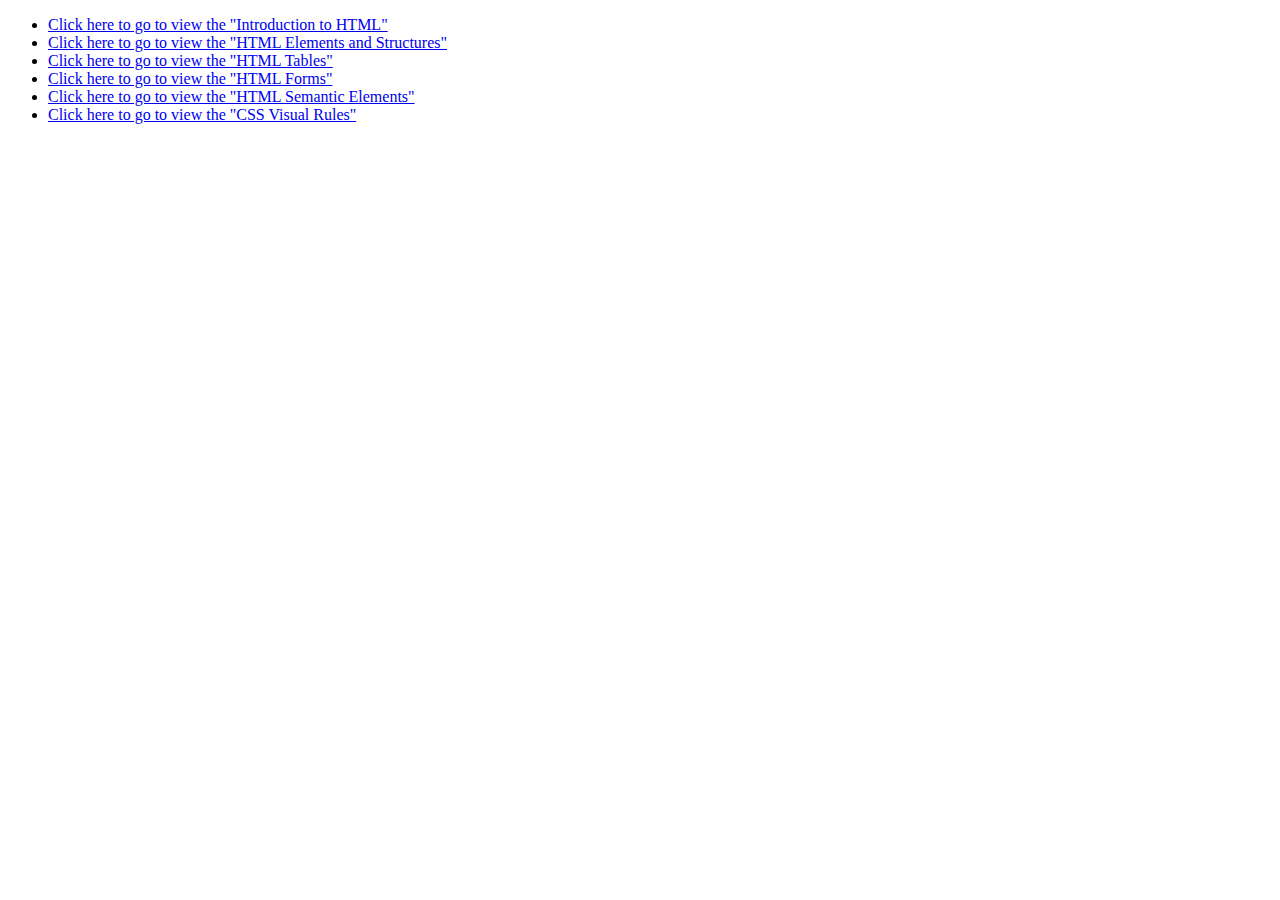
<file: index.html>
<!DOCTYPE html>
<html lang="en">
<head>
    <meta charset="UTF-8">
    <meta name="viewport" content="width=device-width, initial-scale=1.0">
    <title>Document</title>
</head>
<body>
    <ul>
        <li><a href="./introduction_to_html/" target="_blank">Click here to go to view the "Introduction to HTML"</a></li>
        <li><a href="./html_elements_and_structure/" target="_blank">Click here to go to view the "HTML Elements and Structures"</a></li>
        <li><a href="./html_tables/" target="_blank">Click here to go to view the "HTML Tables"</a></li>
        <li><a href="./html_forms/" target="_blank">Click here to go to view the "HTML Forms"</a></li>
        <li><a href="./html_semantic_elements/" target="_blank">Click here to go to view the "HTML Semantic Elements"</a></li>
        <li><a href="./css_visual_rules/" target="_blank">Click here to go to view the "CSS Visual Rules"</a></li>
    </ul>
    
</body>
</html>
</file>
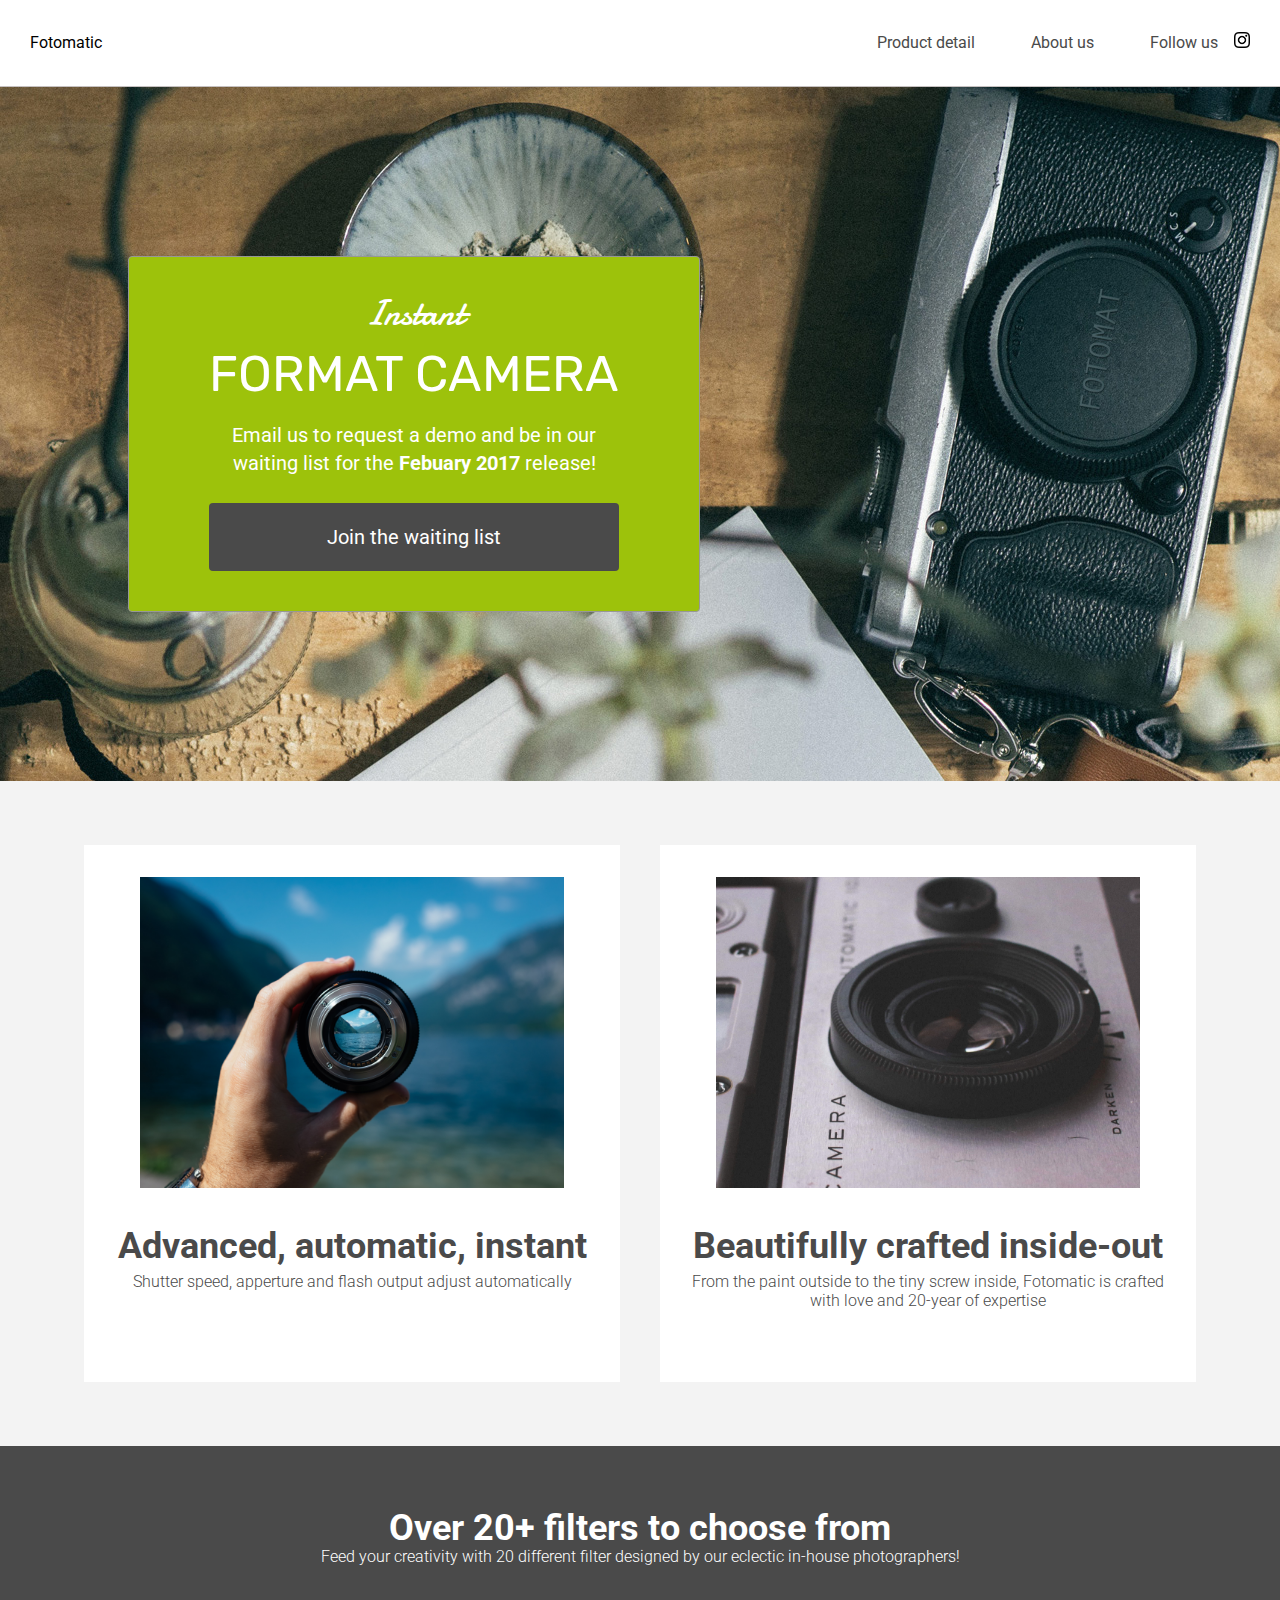
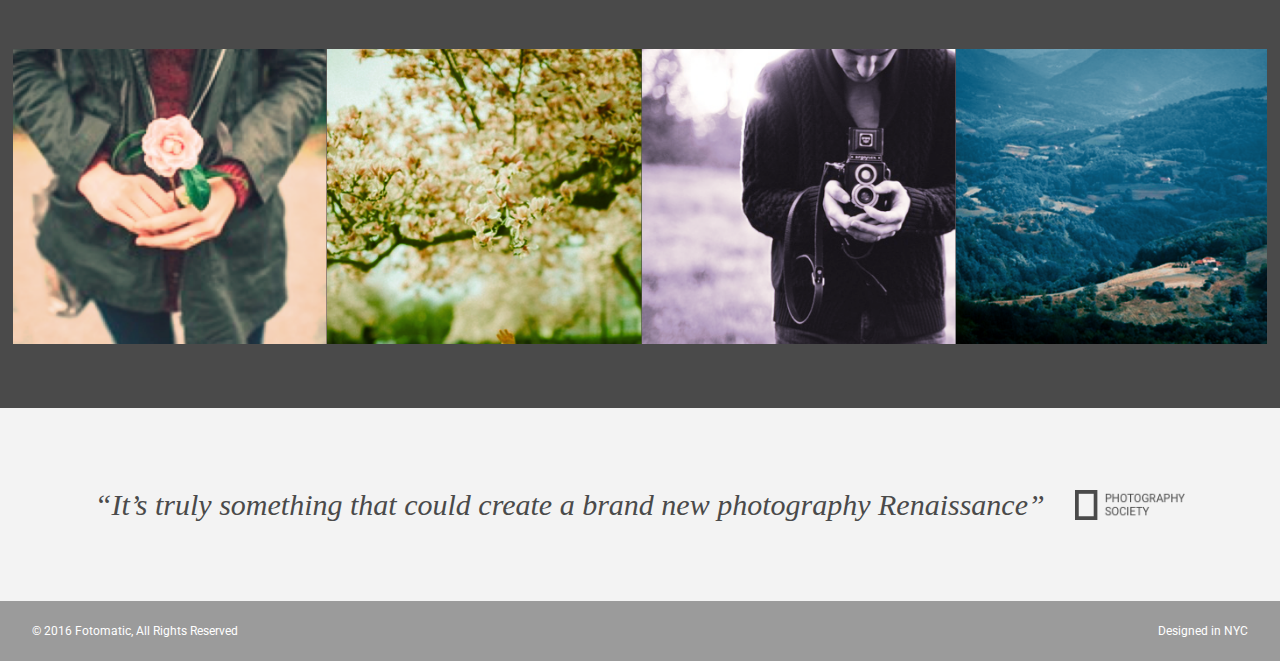
<file: fotomatic_broken/index.html>
<!DOCTYPE html>
<html>
<head>
  <link href="https://fonts.googleapis.com/css?family=Damion" rel="stylesheet">
  <link href="https://fonts.googleapis.com/css?family=Rubik" rel="stylesheet">
  <link href="https://fonts.googleapis.com/css?family=Roboto:300,400,600,700" rel="stylesheet">
  <link rel="stylesheet" href="./resources/css/reset.css">
  <link rel="stylesheet" href="./resources/css/style.css">
  <title>Fotomatic</title>
</head>
<body>
  <!-- Header -->
  <header>
    <div class="content">
      <a href="index.html" class="desktop logo">Fotomatic</a>
      <nav class="desktop">
        <ul>
          <li><a href="#">Product detail</a></li>
          <li><a href="#">About us</a></li>
          <li><a href="https://www.instagram.com/" target="_blank">Follow us <img class="icon" src="./resources/images/instagram.png"></a></li>
          <li><a href="#" class="button">Join us</a></li>
        </ul>
      </nav>
      <nav class="mobile">
        <ul>
          <li><a href="#"><img src="./resources/images/ic-logo.svg"></a></li>
          <li><a href="#"><img src="./resources/images/ic-product-detail.svg"></a></li>
          <li><a href="#"><img src="./resources/images/ic-about-us.svg"></a></li>
          <li><a href="#" class="button">Join us</a></li>
        </ul>
      </nav>
    </div>
  </header>

  <!-- Main Content -->
  <div class="main-content">

    <!-- Sign Up Section -->
    <div id="sign-up-section" class="banner">
      <div id="sign-up-cta">
        <div class="content center">
          <div class="header">
            <h2 class="cursive">Instant</h2>
            <h1 class="striking">FORMAT CAMERA</h1>
          </div>
          <div class="email">
            <span>
              Email us to request a demo and be in our waiting list for the <strong>Febuary 2017</strong> release!
            </span>
            <div class="button">Join the waiting list</div>
          </div>
        </div>
      </div>
    </div>

    <!-- Features Section -->
    <div id="features-section">
      <div class="feature">
        <div class="center">
          <div class="image-container">
            <img src="./resources/images/feature-1.png" />
          </div>
          <div class="content">
            <h2>Advanced, automatic, instant</h2>
            <h3>Shutter speed, apperture and flash output adjust automatically</h3>
          </div>
        </div>
      </div>
      <div class="feature">
        <div class="center">
          <div class="image-container">
            <img src="./resources/images/feature-2.png" />
          </div>
          <div class="content">
            <h2>Beautifully crafted inside-out</h2>
            <h3>From the paint outside to the tiny screw inside, Fotomatic is crafted with love and 20-year of expertise</h3>
          </div>
        </div>
      </div>
    </div>

    <!-- Filters Section -->
    <div id="filters-section">
      <div class="content center">
        <h2>Over 20+ filters to choose from</h2>
        <h3>Feed your creativity with 20 different filter designed by our eclectic in-house photographers!</h3>
      </div>
      <div class="images-container">
        <div class="image-container">
          <img src="./resources/images/filter-1.png" />
        </div>
        <div class="image-container">
          <img src="./resources/images/filter-2.png" />
        </div>
        <div class="image-container">
          <img src="./resources/images/filter-3.png" />
        </div>
        <div class="image-container extra">
          <img src="./resources/images/filter-4.png" />
        </div>
      </div>
    </div>

    <!-- Quotes Section -->
    <div id="quotes-section">
      <div class="content center">
        <span class="quote">“It’s truly something that could create a brand new photography Renaissance”</span>
        <img class="quote-citation" src="./resources/images/photography-logo.png" />
      </div>
    </div>

    <!-- Footer -->
    <footer>
      <div class="content">
        <span class="copyright">© 2016  Fotomatic, All Rights Reserved</span>
        <span class="location">Designed in NYC</span>
      </div>
    </footer>

  </div>
</body>
</html>
</file>
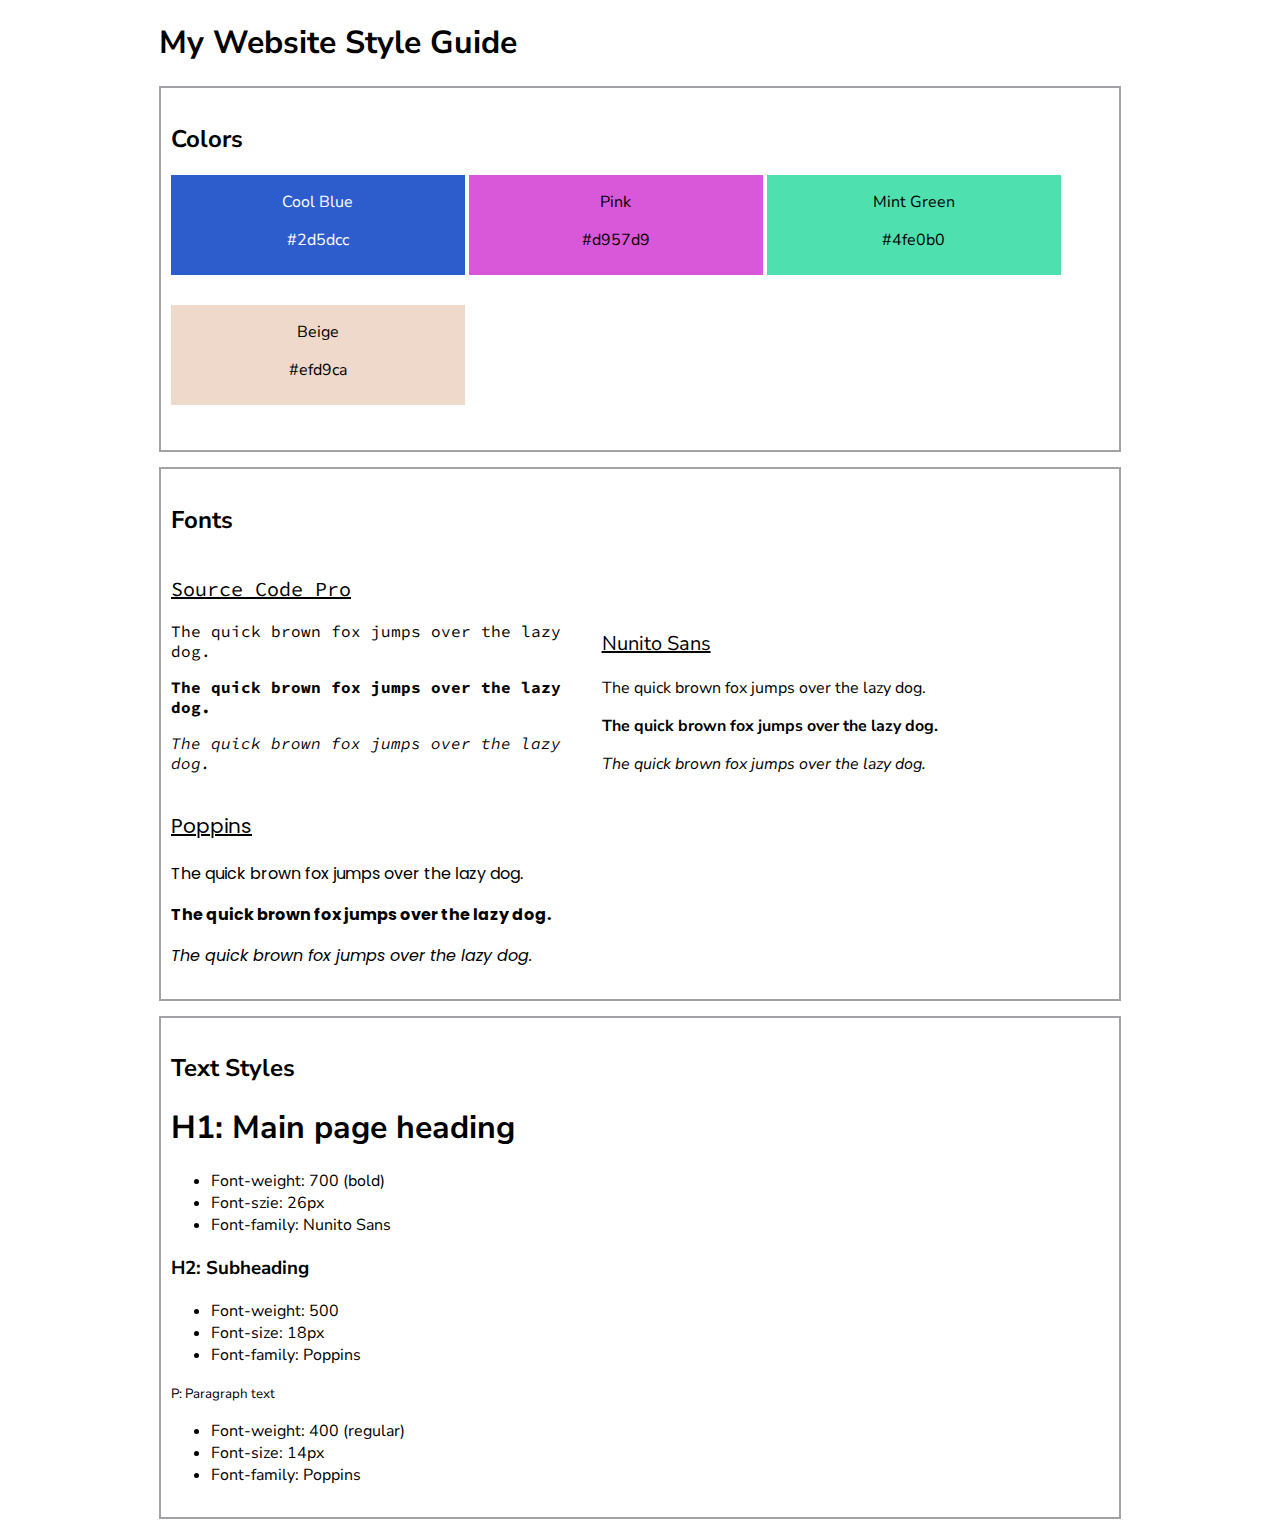
<file: html-website-style-guide/index.html>
<!DOCTYPE html>
<html lang="en">
<head>
    <meta charset="UTF-8">
    <meta name="viewport" content="width=device-width, initial-scale=1.0">
    <link rel="stylesheet" href="styles.css">
    <link href="https://fonts.googleapis.com/css2?family=Nunito+Sans:ital,opsz,wght@0,6..12,200;0,6..12,300;0,6..12,400;0,6..12,500;0,6..12,600;0,6..12,700;0,6..12,800;0,6..12,900;0,6..12,1000;1,6..12,200;1,6..12,300;1,6..12,400;1,6..12,500;1,6..12,600;1,6..12,700;1,6..12,800;1,6..12,900;1,6..12,1000&family=Poppins:ital,wght@0,100;0,200;0,300;0,400;0,500;0,600;0,700;0,800;0,900;1,100;1,200;1,300;1,400;1,500;1,600;1,700;1,800;1,900&family=Source+Code+Pro:ital,wght@0,200;0,300;0,400;0,500;0,600;0,700;0,800;0,900;1,200;1,300;1,400;1,500;1,600;1,700;1,800;1,900&display=swap" rel="stylesheet">

    <title>My Website Style Guide</title>
</head>
<body>
    <div id="main-header">
        <h1>My Website Style Guide</h1>
    </div>
    <div id="header bottom-padding" class="border-div">
        <h2>Colors</h2>
        <div id="cool-blue" class="dimension">
            <p>Cool Blue</p>
            <p>#2d5dcc</p>
        </div>
        <div id="pink" class="dimension">
            <p>Pink</p>
            <p>#d957d9</p>
        </div>
        <div id="mint-green" class="dimension">
            <p>Mint Green</p>
            <p>#4fe0b0</p>
        </div>
        <div id="beige" class="dimension">
            <p>Beige</p>
            <p>#efd9ca</p>
        </div>
    </div>
    <div id="fonts" class="border-div">
        <h2>Fonts</h2>
        <div id="source-code" class="title-font">
            <p id="title-font-s">Source Code Pro</p>
            <p id="s-regular">The quick brown fox jumps over the lazy dog.</p>
            <p id="s-bold">The quick brown fox jumps over the lazy dog.</p>
            <p id="s-italic">The quick brown fox jumps over the lazy dog.</p>
        </div>
        <div id="nunito-sans" class="title-font">
            <p id="title-font-n">Nunito Sans</p>
            <p id="n-regular">The quick brown fox jumps over the lazy dog.</p>
            <p id="n-bold">The quick brown fox jumps over the lazy dog.</p>
            <p id="n-italic">The quick brown fox jumps over the lazy dog.</p>
        </div>
        <div id="poppins" class="title-font">
            <p id="title-font-p">Poppins</p>
            <p id="p-regular">The quick brown fox jumps over the lazy dog.</p>
            <p id="p-bold">The quick brown fox jumps over the lazy dog.</p>
            <p id="p-italic">The quick brown fox jumps over the lazy dog.</p>
        </div>
    </div>
    <div id="text-styles" class="border-div">
        <h2>Text Styles</h2>
        <h1>H1: Main page heading</h1>
        <ul>
            <li>Font-weight: 700 (bold)</li>
            <li>Font-szie: 26px</li>
            <li>Font-family: Nunito Sans</li>
        </ul>
        <h3>H2: Subheading</h3>
        <ul>
            <li>Font-weight: 500</li>
            <li>Font-size: 18px</li>
            <li>Font-family: Poppins</li>
        </ul>
        <small>P: Paragraph text</small>
        <ul>
            <li>Font-weight: 400 (regular)</li>
            <li>Font-size: 14px</li>
            <li>Font-family: Poppins</li>
        </ul>
    </div>
</body>
</html>
</file>
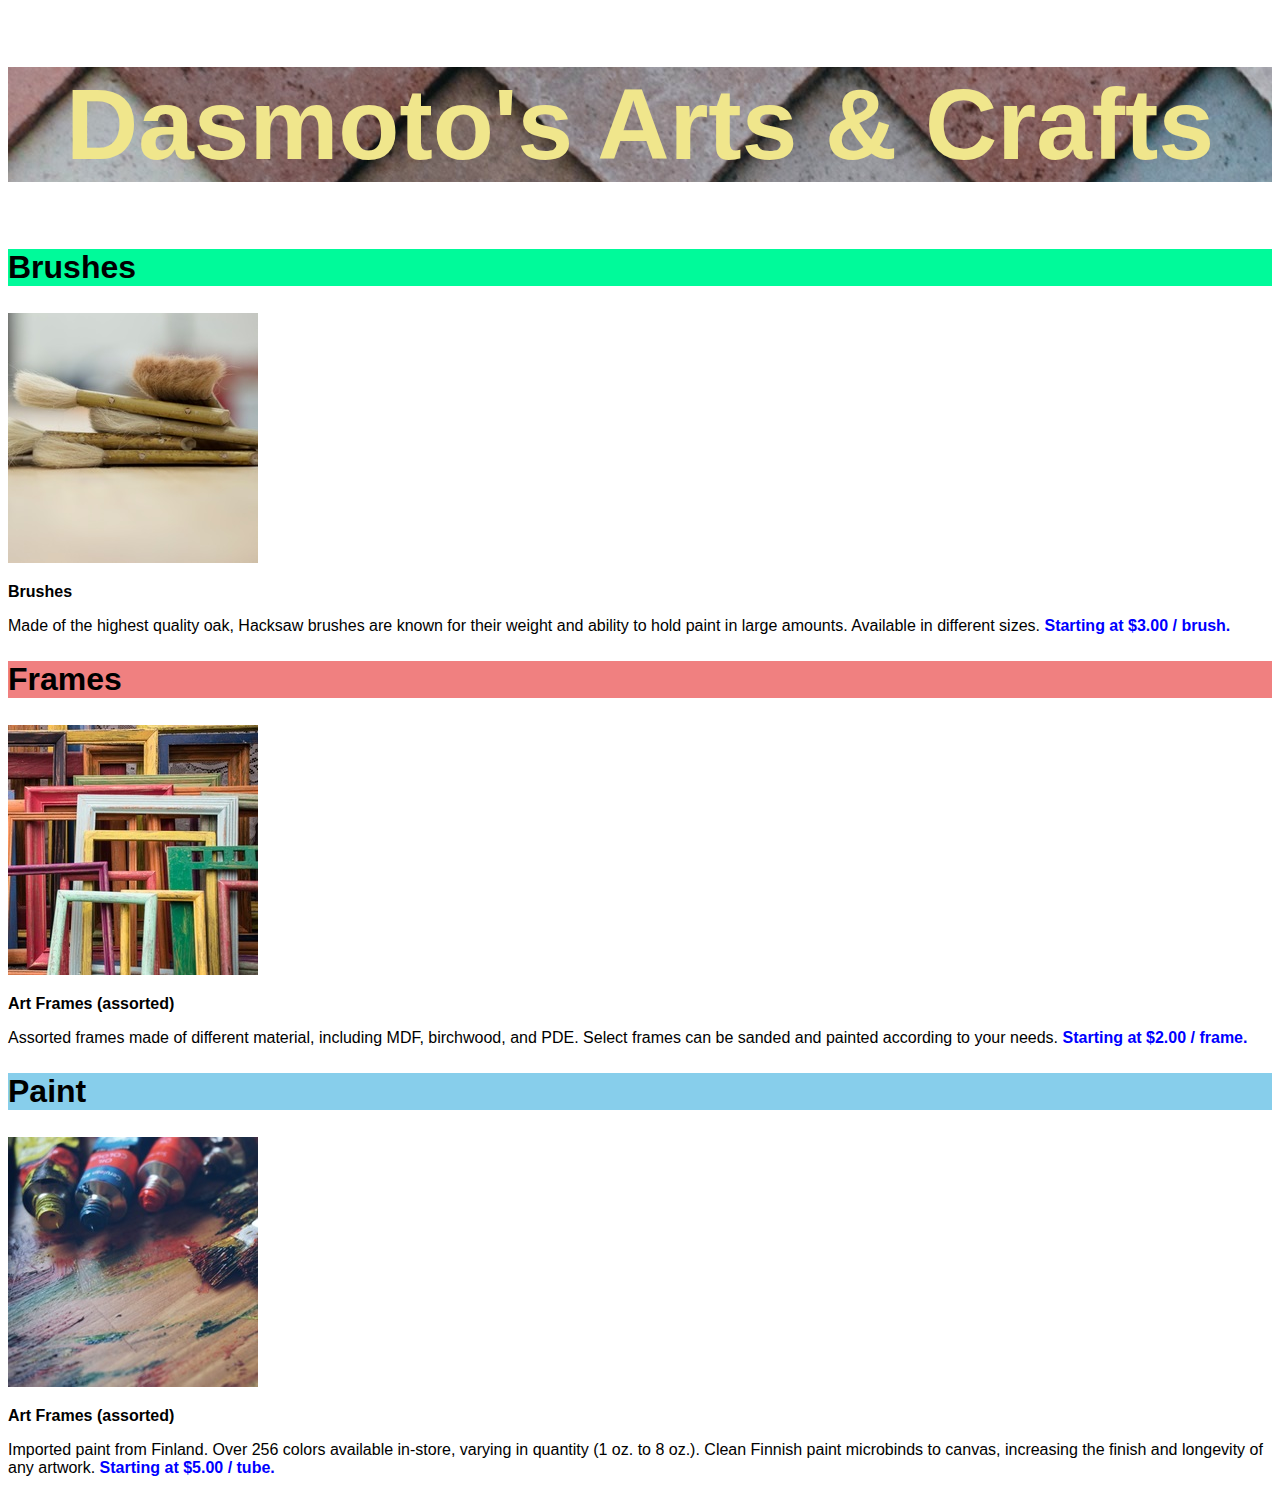
<file: html_css_gritter/index.html>
<!DOCTYPE html>
<html lang="en">
<head>
    <meta charset="UTF-8">
    <meta name="viewport" content="width=device-width, initial-scale=1.0">
    <title>Grittify</title>
    <link rel="stylesheet" href="./resources/css/index.css">
</head>
<body>
    <div class="banner">
        <h1 class="header">Dasmoto's Arts & Crafts</h1>
    </div>

    <div id="brushes">
        <h2 class="section-headings" id="brushes-bg">Brushes</h2>
    
        <img src="./resources/images/hacksaw.jpeg" alt="">
        <p><b> Brushes</b></p>
        <p>Made of the highest quality oak, Hacksaw brushes are known for their weight and ability to hold paint in large amounts. Available in different sizes. <span id="price">Starting at $3.00 / brush.</span></p>
    </div>
    <div id="frames">
        <h2 class="section-headings" id="frames-bg">Frames</h2>
    
        <img src="./resources/images/frames.jpeg" alt="">
        <p><b> Art Frames (assorted)</b></p>
        <p>Assorted frames made of different material, including MDF, birchwood, and PDE. Select frames can be sanded and painted according to your needs. <span>Starting at $2.00 / frame.</span></p>
    </div>
    <div id="paint">
        <h2 class="section-headings" id="paint-bg">Paint</h2>
    
        <img src="./resources/images/finnish.jpeg" alt="">
        <p><b> Art Frames (assorted)</b></p>
        <p>Imported paint from Finland. Over 256 colors available in-store, varying in quantity (1 oz. to 8 oz.). Clean Finnish paint microbinds to canvas, increasing the finish and longevity of any artwork. <span>Starting at $5.00 / tube.</span></p>
    </div>
</body>
</html>
</file>
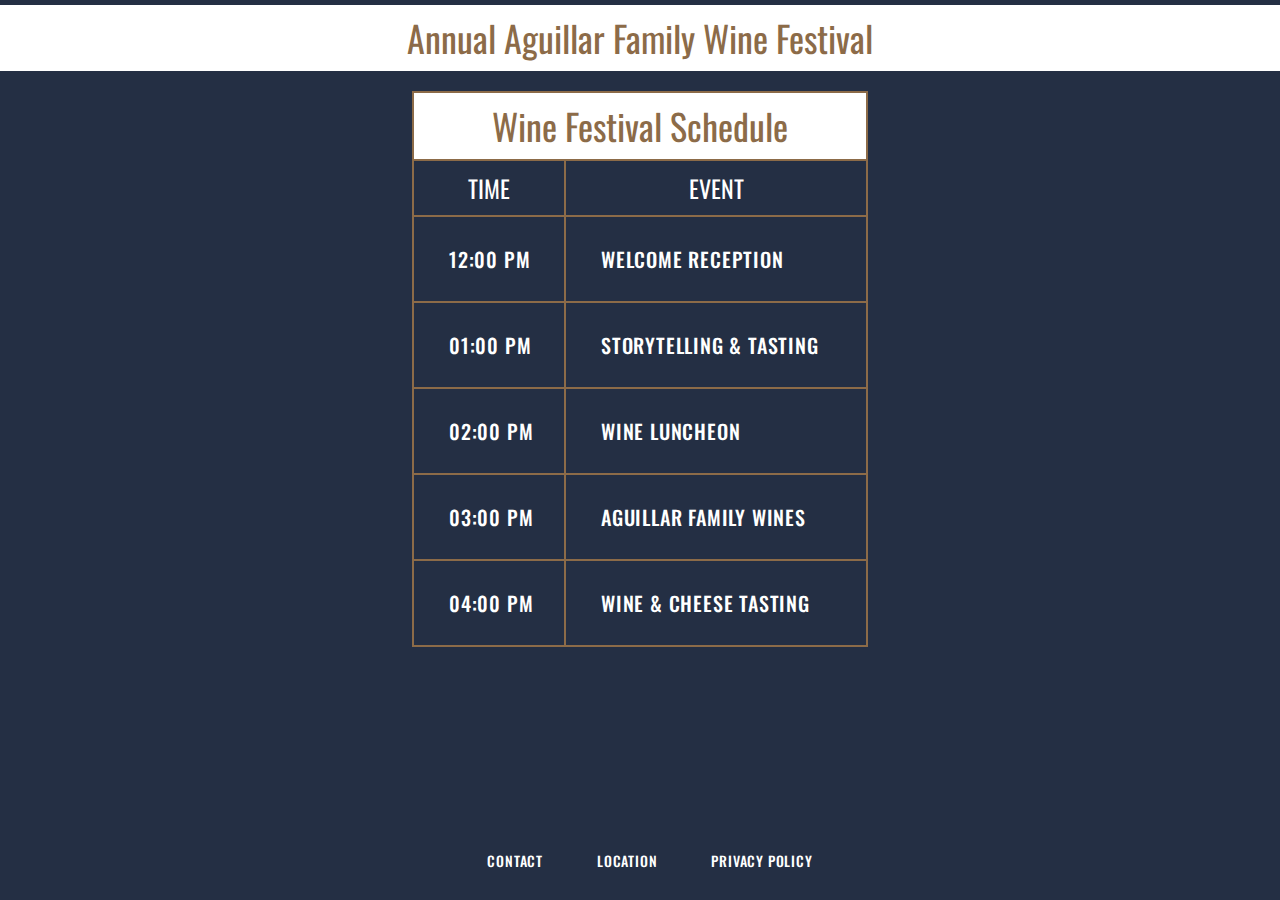
<file: html_tables/index.html>
<!DOCTYPE html>
<html>

<head>
  <meta charset="utf-8">
  <title>Aguillar Family Wine Festival</title>
  <link rel="stylesheet" type="text/css" href="reset.css" />
  <link rel="stylesheet" type="text/css" href="style.css" />
  <link href="https://fonts.googleapis.com/css?family=Oswald" rel="stylesheet">
</head>

<body>
  <header>
    <h1>Annual Aguillar Family Wine Festival</h1>
  </header>
  
  <div class="container">
    <table>
      <thead>
        <tr>
          <th colspan="2"><h1>Wine Festival Schedule</h1></th>
        </tr>
        <tr>
          <th><h2>Time</h2></th>
          <th><h2>Event</h2></th>
        </tr>
      </thead>
      <tbody>
        <tr>
          <td class="left"><h3>12:00 PM</h3></td>
          <td><h3>Welcome Reception</h3></td>
        </tr>
        <tr>
          <td class="left"><h3>01:00 PM</h3></td>
          <td><h3>Storytelling & Tasting
</h3></td>
        </tr>
        <tr>
          <td class="left"><h3>02:00 PM</h3></td>
          <td><h3>Wine Luncheon
</h3></td>
        </tr>
        <tr>
          <td class="left"><h3>03:00 PM</h3></td>
          <td><h3>Aguillar Family Wines
</h3></td>
        </tr>
        <tr>
          <td class="left"><h3>04:00 PM</h3></td>
          <td><h3>Wine & Cheese Tasting
</h3></td>
        </tr>
      </tbody>
    </table>

  </div>
  
  <footer>
    <h3>Contact</h3>
    <h3>Location</h3>
    <h3>Privacy Policy</h3>
  </footer>
</body>

</html>
</file>
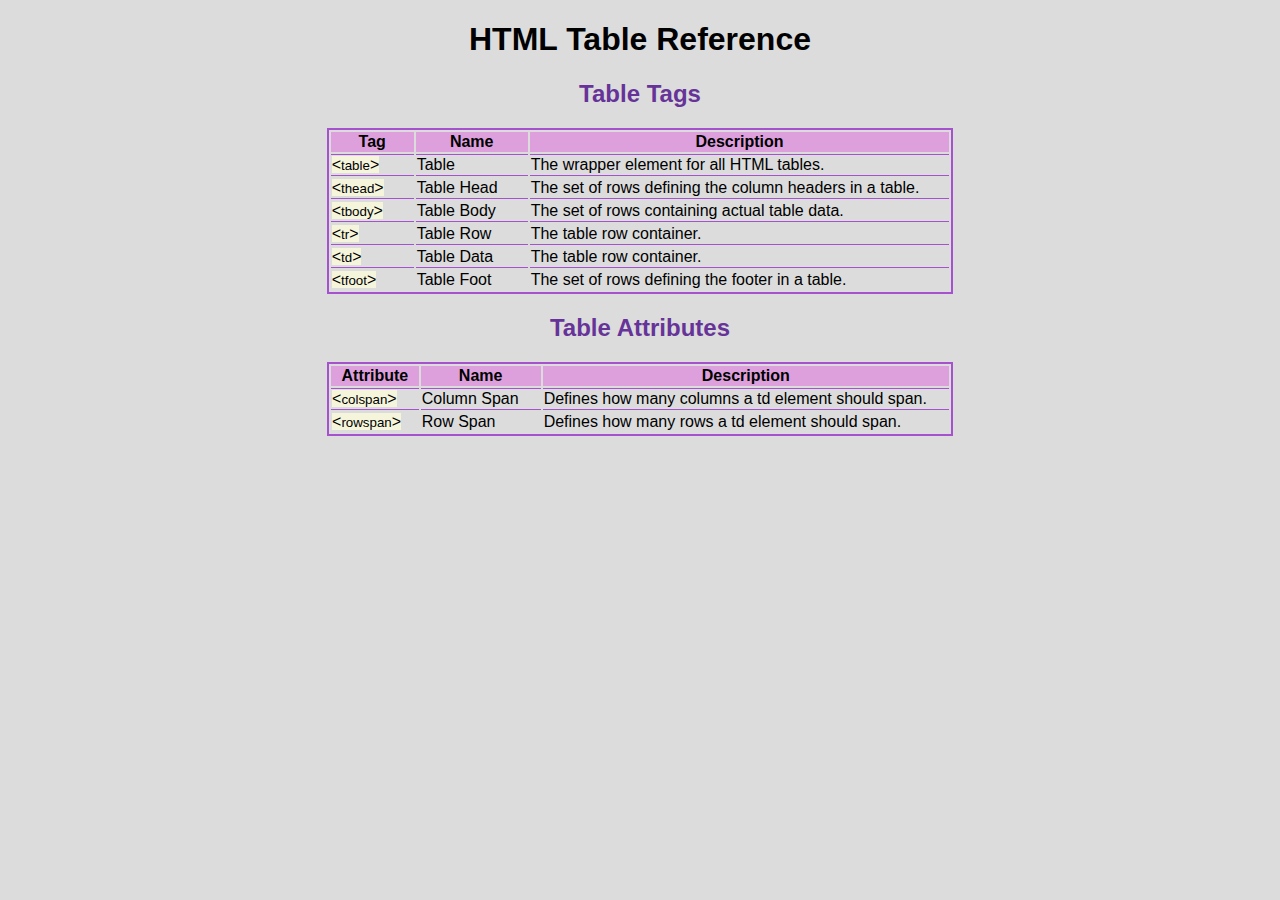
<file: html_tables_practice/index.html>
<!DOCTYPE html>
<html lang="en">
<head>
    <link rel="stylesheet" href="styles.css">
    <meta charset="UTF-8">
    <meta name="viewport" content="width=device-width, initial-scale=1.0">
    <title>HTML Table Reference</title>
</head>
<body>
    <div id="header">
        <h1>HTML Table Reference</h1>
    </div>
    <div class="main">
        <h2>Table Tags</h2>
        <table>
            <tr>
                <th>Tag</th>
                <th>Name</th>
                <th>Description</th>
            </tr>
            <tr>
                <td class="border-top"><span class="tag-column">&lt;<small>table</small>&gt;</span></td>
                <td class="border-top">Table</td>
                <td class="border-top">The wrapper element for all HTML tables.</td>
            </tr>
            <tr>
                <td class="border-bottom"><span class="tag-column">&lt;<small>thead</small>&gt;</span></td>
                <td class="border-bottom">Table Head</td>
                <td class="border-bottom">The set of rows defining the column headers in a table.</td>
            </tr>
            <tr>
                <td class="border-bottom"><span class="tag-column">&lt;<small>tbody</small>&gt;</span></td>
                <td class="border-bottom">Table Body</td>
                <td class="border-bottom">The set of rows containing actual table data.</td>
            </tr>
            <tr>
                <td class="border-bottom"><span class="tag-column">&lt;<small>tr</small>&gt;</span></td>
                <td class="border-bottom">Table Row</td>
                <td class="border-bottom">The table row container.</td>
            </tr>
            <tr>
                <td class="border-bottom"><span class="tag-column">&lt;<small>td</small>&gt;</span></td>
                <td class="border-bottom">Table Data</td>
                <td class="border-bottom">The table row container.</td>
            </tr>
            <tr>
                <td><span class="tag-column">&lt;<small>tfoot</small>&gt;</span></td>
                <td>Table Foot</td>
                <td>The set of rows defining the footer in a table.</td>
            </tr>
        </table>
        <h2>Table Attributes</h2>
        <table>
            <tr>
                <th>Attribute</th>
                <th>Name</th>
                <th>Description</th>
            </tr>
            <tr>
                <td class="border-top border-bottom2"><span class="tag-column">&lt;<small>colspan</small>&gt;</span></td>
                <td class="border-top border-bottom2">Column Span</td>
                <td class="border-top border-bottom2">	Defines how many columns a td element should span.</td>
            </tr>
            <tr>
                <td><span class="tag-column">&lt;<small>rowspan</small>&gt;</span></td>
                <td>Row Span</td>
                <td>Defines how many rows a td element should span.</td>
            </tr>
        </table>

    </div>
    
        

    
</body>
</html>
</file>
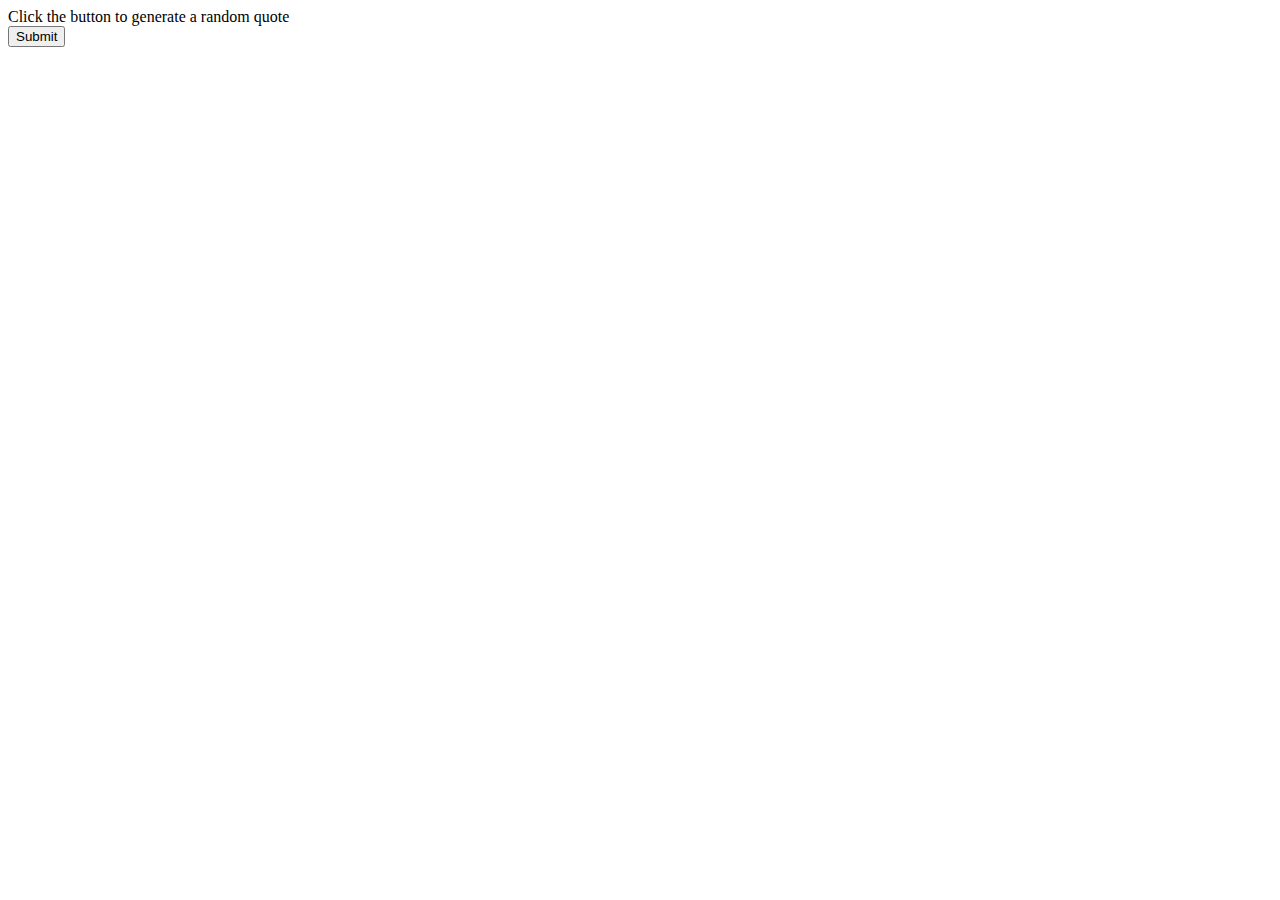
<file: mixed_messages/index.html>
<!DOCTYPE html>
<html lang="en">
<head>
    <meta charset="UTF-8">
    <meta name="viewport" content="width=device-width, initial-scale=1.0">
    <title>Document</title>
</head>
<body>
    
    <label for="generate">Click the button to generate a random quote</label>
    <br>
    <input type="submit" id="generate">
    <p id="quotes"></p>
    
    <script src="script.js"></script>
</body>
</html>
</file>
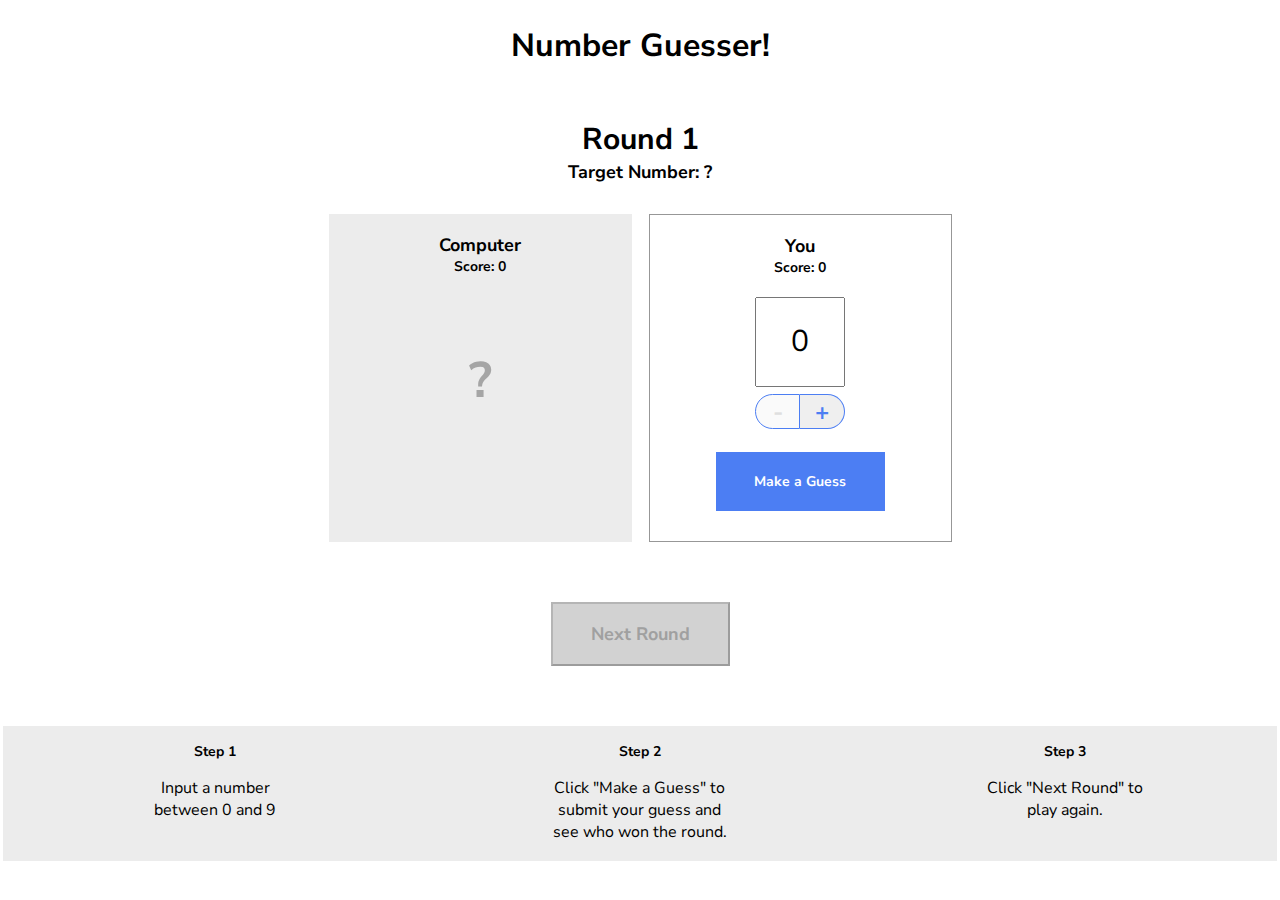
<file: number_guesser/index.html>
<!doctype html>

<html>
  <head>
    <title>Number Guesser</title>
    <link href="https://fonts.googleapis.com/css?family=Nunito+Sans:400,700" rel="stylesheet">
    <link rel="stylesheet" href="./style.css">
  </head>
  <body>
    <div class="game-container">
      <header>
        <h1>Number Guesser!</h1>
      </header>
      
      <div class="rounds">
        <p class="round-label">Round <span id="round-number">1</span></p>
        <p class="guess-label">Target Number: <span id="target-number">?</span></p>
      </div>

      <div class="guessing-area">
        <div class="guess computer-guess">
          <div class="guess-title">
            <p class="guess-label">Computer</p>
            <p class="score-label">Score: <span id="computer-score">0</span></p>
          </div>
          <p id="computer-guess">?</p>
          <p class="winning-text" id="computer-wins"></p>
        </div>
        <div class="guess human-guess">
          <div class="guess-title">
            <p class="guess-label">You</p>
            <p class="score-label">Score: <span id="human-score">0</span></p>
          </div>
          <input type="number" id="human-guess" min=0 max=9 value=0>
          <div class="number-controls">
            <button class="number-control left" id="subtract" disabled>-</button>
            <button class="number-control right" id="add">+</button>
          </div>
          <button class="button" id="guess">Make a Guess</button>
        </div>
      </div>

      <div class="next-round-container">
        <button class="button" id="next-round" disabled>Next Round</button>
      </div>

    </div>
    
    <div class="instructions">
      <div class="instruction">
        <h3>Step 1</h3>
        <p>Input a number between 0 and 9</p>
      </div>
      <div class="instruction">
        <h3>Step 2</h3>
        <p>Click "Make a Guess" to submit your guess and see who won the round.</p>
      </div>
      <div class="instruction">
        <h3>Step 3</h3>
        <p>Click "Next Round" to play again.</p>
      </div>
    </div>

    <script src="./script.js"></script>
    <script src="./game.js"></script>
  </body>
</html>
</file>
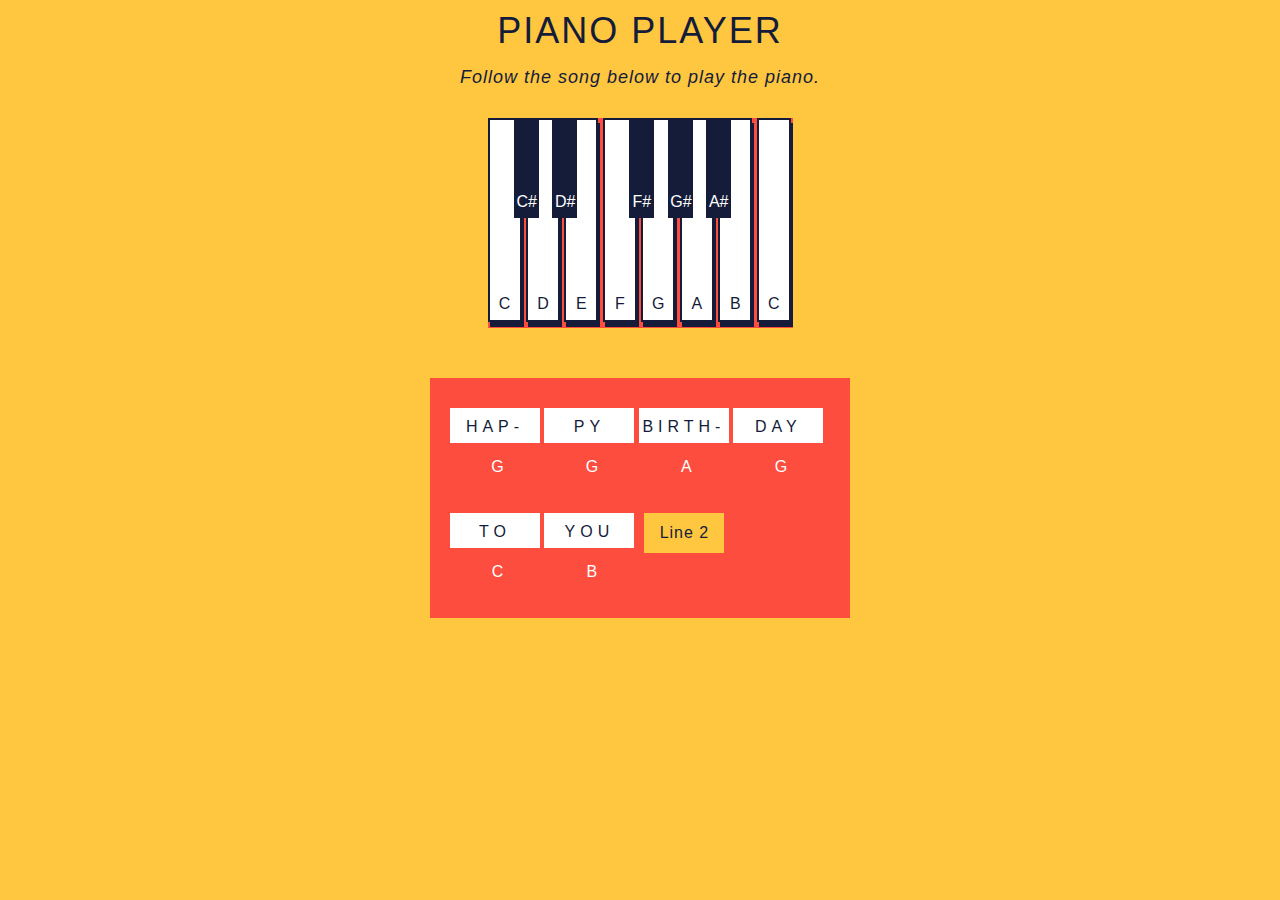
<file: piano-keys-DOM-Manipulation/index.html>
<!DOCTYPE html>
<html lang="en" >

<head>
  <meta charset="UTF-8">
  <link rel="stylesheet" href="style.css">
</head>

<body>
  <p class='title'>Piano Player</p>
  <p id='demo'>Follow the song below to play  the piano.</p>
  <section class="piano">
    <section id='c-key' class="key">
      <section class='keynote'>C</section>
    </section>
    <section id='c-sharp-key' class="black-key">
      <section class='black-keynote'>C#</section>
    </section>
    <section id='d-key' class="key">
      <section class='keynote'>D</section>
    </section>
    <section id='d-sharp-key' class="black-key">
      <section class='black-keynote'>D#</section>
    </section>
    <section id='e-key' class="key">
      <section class='keynote'>E</section>
    </section>
    <section id='f-key' class="key">
      <section class='keynote'>F</section>
    </section>
    <section id='f-sharp-key' class="black-key">
      <section class='black-keynote'>F#</section>
    </section>
    <section id='g-key' class="key">
      <section class='keynote'>G</section>
    </section>
    <section id='g-sharp-key' class="black-key">
      <section class='black-keynote'>G#</section>
    </section>
    <section id='a-key' class="key">
      <section class='keynote'>A</section>
    </section>
    <section id='a-sharp-key' class="black-key">
      <section class='black-keynote'>A#</section>
    </section>
    <section id='b-key' class="key">
      <section class='keynote'>B</section>
    </section>
    <section id='high-c-key' class="key">
      <div class='keynote'>C</div>
    </section>
  </section>

  <section id='lyrics'>
    <section id='column-one'>
      <section id="word-one">HAP-</section>
      <section id="letter-note-one">G</section>
    </section>
    <section id='column-two'>
      <section id="word-two">PY</section>
      <section id="letter-note-two">G</section>
    </section>
    <section id='column-three'>
      <section id="word-three">BIRTH-</section>
      <section id="letter-note-three">A</section>
    </section>
    <section id='column-four'>
      <section id="word-four">DAY</section>
      <section id="letter-note-four">G</section>
    </section>
    <section id='column-five'>
      <section id="word-five">TO</section>
      <section id="letter-note-five">C</section>
    </section>
    <section id='column-six'>
      <section id="word-six">YOU</section>
      <section id="letter-note-six">B</section>
    </section>
    <section id='column-optional' class='column-optional'>
      <section id="word-optional">END</section>
      <section id="letter-note-optional">A</section>
    </section>

    <button id="first-next-line">Line 2</button>
    <button id="second-next-line">Line 3</button>
    <button id="third-next-line">Line 4</button>
    <button id="fourth-next-line">Reset</button>
  </section>

  <script  src="main.js"></script>

</body>
</html>
</file>
<file: fotomatic_broken/resources/css/style.css>
/* Universal Styles */

html {
  font-family: "Roboto", sans-serif;
  font-size: 16px;
}

.main-content {
  position: relative;
  top: 5.3125rem; /* To offset for fixed header. */
}

.center {
  text-align: center;
}

.button {
  border-radius: 4px;
  background-color: #4a4a4a;
  color: white;
}

.image-container {
  overflow: hidden;
}

.image-container img {
  display: block;
  max-width: 100%;
}

@media only screen and (max-width: 895px) {
  .main-content {
    top: 2.5625rem;
  }
}

/* Header */

header {
  position: fixed;
  z-index: 100;
  width: 100%;
  border-bottom: solid 1px #c6c1c1;
  background-color: white;
}

header .content {
  display: flex;
  align-items: center;
  padding: 1.875rem;
}

header .logo {
  flex: 1;
}

header nav ul {
  display: flex;
}

nav li {
  padding-left: 3.5rem;
}

nav a {
  vertical-align: bottom;
  line-height: 1.6;
  font-size: 1rem;
  color: #4a4a4a;
}

nav .button {
  padding: .1875rem .5rem;
  background-color: #9dc20b;
  line-height: 1.6;
  color: white;
}

nav li:last-child {
  display: none;
}

header .icon {
  width: 1rem;
  padding-left: .75rem;
}

header .mobile {
  display: none;
}

@media only screen and (max-width: 895px) {
  nav li:last-child {
    display: block;
  }

  header .content {
    padding: 1rem 1rem;
  }
}

@media only screen and (max-width: 600px) {
  header .desktop {
    display: none;
  }

  header .mobile {
    display: block;
    width: 100%;
  }

  header .content {
    padding: .5rem 0;
  }

  header .mobile ul {
    display: flex;
    justify-content: space-around;
    align-items: center;
    width: 100%;
  }

  header .mobile li {
    padding: 0;
  }
}

/* Sign Up Section */

#sign-up-section {
  display: flex;
  justify-content: flex-start;
  align-items: flex-start;
  height: 43.5rem;
  background-image: url('../images/banner-landingpage.jpg');
  background-position: bottom;
  background-size: cover;
  background-repeat: no-repeat;
}

#sign-up-cta {
  position: relative;
  top: 171px;
  left: 10%;
  padding: 0 5rem 2.5rem 5rem;
  border: solid 1px #979797;
  border-radius: 4px;
  background-color: #9dc20b;
}

#sign-up-cta .content {
  width: 25.625rem;
  margin-top: 2rem;
  font-family: "Roboto", sans-serif;
  font-size: 1.25rem;
  line-height: 1.4;
  color: white;
}

#sign-up-cta h1 {
  font-size: 3.125rem;
}

#sign-up-cta h2 {
  font-size: 2.25rem;
}

#sign-up-cta span strong {
  font-weight: bold;
}

#sign-up-cta .cursive {
  font-family: "Damion", cursive;
}

#sign-up-cta .striking {
  font-family: "Rubik", sans-serif;
  padding-bottom: .75rem;
}

#sign-up-cta .button {
  margin-top: 1.625rem;
  padding: 1.25rem 7.25rem;
}

@media only screen and (max-width: 895px) {
  #sign-up-section {
    align-items: center;
    justify-content: center;
    height: 28rem;
  }

  #sign-up-cta {
    position: static;
    width: auto;
    height: auto;
    background-color: transparent;
    border: none;
  }

  #sign-up-cta .content {
    margin-top: 0;
  }

  #sign-up-cta .email {
    display: none;
  }

  #sign-up-cta h1 {
    font-size: 3.125rem;
  }

  #sign-up-cta h2 {
    font-size: 2.25rem;
  }
}

@media only screen and (max-width: 600px) {
  #sign-up-section {
    height: 20rem;
  }

  #sign-up-cta h1 {
    font-size: 2.25rem;
  }

  #sign-up-cta h2 {
    font-size: 2rem;
  }
}

/* Features Section */

#features-section {
  display: flex;
  justify-content: space-between;
  padding: 4rem 5%;
  background-color: #f3f3f3;
}

.feature {
  flex: 1;
  padding: 2rem;
  margin: 0px 1.25rem;
  background-color: white;
}

.feature .image-container {
  width: 90%;
  height: 65%;
  margin: 0 auto;
}

.feature .content {
  padding: 2.5rem 0;
}

.feature h2 {
  padding-bottom: .5rem;
  font-size: 2.25rem;
  font-weight: bold;
  color: #4a4a4a;
}

.feature h3 {
  font-size: 1rem;
  line-height: 1.2;
  font-weight: 300;
  color: #4a4a4a;
}

@media only screen and (max-width: 895px) {
  #features-section {
    padding: 1rem;
  }

  .feature {
    margin: 0px .5rem;
    padding: 1rem;
  }

  .feature h2 {
    font-size: 2rem;
    line-height: 1.3;
  }

  .feature h3 {
    font-size: .875rem;
    line-height: 1.4;
  }
}

@media only screen and (max-width: 600px) {
  #features-section {
    flex-flow: column;
    padding: 0;
  }

  .feature {
    margin: 0;
    padding: 1.25rem 1rem 0 1rem;
  }

  .feature .content {
    padding: 1.25rem 0 1.875rem 0;
  }
}

/* Filters Section */

#filters-section {
  padding: 4rem 0;
  background-color: #4a4a4a;
}

#filters-section .content {
  padding: 0 .625rem;
  margin-bottom: 5rem;
}

#filters-section .content h2 {
  font-size: 2.25rem;
  font-weight: bold;
  color: white;
}

#filters-section .content h3 {
  font-size: 1rem;
  line-height: 1.4;
  font-weight: 300;
  color: white;
}

#filters-section .images-container {
  display: flex;
  max-width: 100%;
  padding: 0 1%;
}

@media only screen and (max-width: 600px) {
  #filters-section {
    padding: 1.5rem 0 0 0;
  }

  #filters-section .content {
    margin-bottom: 1rem;
  }

  #filters-section .content h2 {
    padding-bottom: .625rem;
    font-size: 1.125rem;
    line-height: 1.3;
    font-weight: normal;
  }

  #filters-section .content h3 {
    font-size: .875rem;
    line-height: 1.4;
  }

  #filters-section .images-container {
    padding: 0;
  }

  #filters-section .extra {
    display: none;
  }
}

/* Quotes Section */

#quotes-section {
  background-color: #f3f3f3;
}

#quotes-section .content {
  display: flex;
  align-items: center;
  justify-content: center;
  padding: 5rem 1.5rem;
}

#quotes-section .quote {
  padding-right: 1.875rem;
  font-family: "Palatino", serif;
  font-size: 1.875rem;
  line-height: 1.1;
  font-style: italic;
  color: #4a4a4a;
}

#quotes-section .quote-citation {
  height: 1.875rem;
}

@media only screen and (max-width: 895px) {
  #quotes-section .content {
    padding: 3rem 1.5rem;
  }
}

@media only screen and (max-width: 600px) {
  #quotes-section .content {
    flex-flow: column;
    padding: 1.875rem .625rem;
  }

  #quotes-section .quote {
    font-size: 1.5rem;
    line-height: 1.4;
  }

  #quotes-section .quote-citation {
    display: block;
    padding-top: 1rem;
    margin: auto;
  }
}

/* Footer */

footer {
  background-color: #9b9b9b;
  padding: 1.5rem 2rem;
}

footer .content {
  color: white;
  display: flex;
  font-size: .75rem;
}

footer .copyright {
  flex-grow: 1;
}

@media only screen and (max-width: 600px) {
  footer .content {
    font-size: .625rem;
  }
}
</file>
<file: html-website-style-guide/styles.css>
* {
    font-family: 'Nunito Sans', Arial, Helvetica, sans-serif;
}
#main-header {
    width: 75%;
    margin: 0 auto;
    padding-right: 15px;
}

.border-div {
    border: 2px solid #A2A2A6;
    margin: 15px;
    width: 75%;
    margin: 15px auto;
    padding-left: 10px;
    padding-top: 15px;
    padding-bottom: 15px;
}

#bottom-padding {
    padding-bottom: 20px;
}

.dimension {
    height: 100px;
    width: 31%;
    display: inline-block;
    text-align: center;
    margin-bottom: 30px;
}

#cool-blue {
    background-color: #2d5dcc;
    color: white;
}

#pink {
    background-color: #d957d9;
    color: black;
}

#mint-green {
    background-color: #4fe0b0;
    color: black;
}

#beige {
    background-color: #efd9ca;
    color: black;
}


.title-font {
    width: 45%;
    display: inline-block;
}

#title-font-s {
    text-decoration: underline;
    font-family: 'Source Code Pro';
    font-size: 20px;
}

#s-regular {
    font-family: 'Source Code Pro';
}

#s-bold {
    font-family: 'Source Code Pro';
    font-weight: bold;
}

#s-italic {
    font-family: 'Source Code Pro';
    font-style: italic;
}

#title-font-n {
    text-decoration: underline;
    font-family: 'Nunito Sans';
    font-size: 20px;
}

#n-regular {
    font-family: 'Nunito Sans';
}

#n-bold {
    font-family: 'Nunito Sans';
    font-weight: bold;
}

#n-italic {
    font-family: 'Nunito Sans';
    font-style: italic;
}

#title-font-p {
    text-decoration: underline;
    font-family: 'Poppins';
    font-size: 20px;
}

#p-regular {
    font-family: 'Poppins';
}

#p-bold {
    font-family: 'Poppins';
    font-weight: bold;
}

#p-italic {
    font-family: 'Poppins';
    font-style: italic;
}
</file>
<file: html_css_gritter/resources/css/index.css>
body {
    font-family: Helvetica;
}

.header {
    font-size: 100px;
    font-weight: bold;
    color: khaki;
    text-align: center;
}

.banner {
    background-image: url('/html_css_gritter/resources/images/pattern.jpeg');
    background-repeat: no-repeat;
    }

.section-headings {
    font-size: 32px;
    font-weight: bold;
}

#brushes-bg {
    background-color: mediumspringgreen;
}

#frames-bg {
     background-color: lightcoral;
}

#paint-bg {
    background-color: skyblue;
}

span {
    font-weight: bold;
    color: blue;
}
</file>
<file: html_tables/style.css>
body {
    background-color: #242f44;
    color: white;
      font-family: 'Oswald', sans-serif;
  }
  
  header {
    text-align: center;
    margin-top: 5px;
  }
  
  h1 {
    font-size: 36px;
    padding: 15px;
    color: #8c6b48;
    background-color: white;
  }
  
  h2 {
    font-size: 24px;
    padding: 15px;
    text-transform: uppercase;
  }
  
  h3 {
    font-size: 20px;
    padding: 15px;
    text-transform: uppercase;
    text-align: left;
    margin-left: 20px;
    font-weight: 500;
    line-height: 2.7;
    letter-spacing: 0.8px;
  }
  
  th {
    border: 2px solid #8c6b48;
  }
  
  table {
    text-align: center;
    margin: 20px auto;
  }
  
  td {
    border: 2px solid #8c6b48;
    width: 300px;
  }
  
  footer {
    margin-top: 50px;
    text-align: center;
    position: fixed;
    width: 100%;
    bottom: 5px;
    background-color: #242f44;
    z-index: 5;
  }
  footer h3 {
    display: inline-block;
    font-size: 14px;
    background-color: #242f44;
  }
  
  .container {
    max-width: 940px;
    margin: 0 auto;
    height: 800px;
  }
  
  
  .left {
    width: 150px;
  }
</file>
<file: html_tables_practice/styles.css>
* {
    font-family: Arial, sans-serif;
}

body {
    background-color: #DCDCDC;
}

#header {
    text-align: center;
}

.main {
    width: 100%;
    height: 100%;
}

.main h2 {
    text-align: center;
}

table {
    margin: 0 auto;
    border: 2px solid #A652CF;
    
}

.border-bottom {
    padding-right: 30px;
    border-bottom: 1px solid #A652CF;
}

.border-bottom2 {
    padding-right: 22px;
}

th {
    background-color: #DDA0DD;
    
}

.border-top {
    border-top: 1px solid #A652CF;
    border-bottom: 1px solid #A652CF;
}

h2 {
    color: #663399;
}

span {
    background-color: #F5F5DC;
}
</file>
<file: number_guesser/style.css>
* {
  font-family: 'Nunito Sans';
  box-sizing: border-box;
}

body {
  margin: 0 auto;
  padding: 3px;
  background-color: #fff;
}

.game-container {
  max-width: 640px;
  margin: 0 auto;
  text-align: center;
}

header {
  display: flex;
  justify-content: center
}

.rounds {
  display: flex;
  flex-direction: column;
  align-items: center;
  margin-bottom: 30px;
}

.round-label {
  font-size: 30px;
  font-weight: 700;
  margin-bottom: 0px;
}

.guess {
  min-width: 303px;
  height: 328px;
  display: flex;
  flex-direction: column;
  align-items: center;
  padding: 19px;
}

.guessing-area {
  display: flex;
  justify-content: space-around;
  align-items: flex-start;
  margin-bottom: 60px;
}

.guess-title {
  display: flex;
  flex-direction: column;
  align-items: center;
  justify-content: flex-start;
  margin-bottom: 20px;
}

.guess-label {
  font-size: 18px;
  font-weight: 700;
  margin: 0;
}

.score-label {
  font-size: 14px;
  font-weight: 700;
  margin: 0;
}

.target-guess {
  display: flex;
  flex-direction: column;
  align-items: center;
  justify-content: flex-start;
}

.computer-guess {
  background-color: #ececec;
}

#computer-guess {
  font-size: 50px;
  font-weight: 700;
  color: #a5a5a5;
}

.human-guess {
  border: 1px solid #979797;
}

.guess input {
  height: 90px;
  width: 90px;
  font-size: 30px;
  text-align: center;
  margin: 0 auto;
  margin-bottom: 7px;
}

.number-controls {
  font-size: 0;
  margin-bottom: 23px;
}

.number-control {
  border: solid 1px #4c7ef3;
  display: inline-block;
  width: 45px;
  height: 35px;
  font-size: 24px;
  font-weight: 700;
  color: #4c7ef3;
  cursor: pointer;
}

.number-controls button[disabled] {
  color: #dfdfdf;
  cursor: default;
}

.left {
  border-top-left-radius: 22.5px;
  border-bottom-left-radius: 22.5px;
}

.right {
  border-top-right-radius: 22.5px;
  border-bottom-right-radius: 22.5px;
  border-left-width: 0px;
}

.controls {
  display: flex;
  justify-content: space-around;
}

.button {
  background-color: #4c7ef3;
  color: #fff;
  cursor: pointer;
}

#guess {
  padding: 20px;
  width: 169px;
  height: 59px;
  border: none;
  font-weight: 700;
  font-size: 14px;
}

input[type=number]::-webkit-inner-spin-button {
  -webkit-appearance: none;
}

#next-round {
  width: 179px;
  height: 64px;
  font-size: 18px;
  font-weight: bold;
  margin-left: auto;
  margin-right: auto;
  margin-bottom: 60px;
}
  
.button[disabled] {
  background-color: #d2d2d2;
  color: #a0a0a0;
  cursor: default;
}

.instructions {
  background-color: #ececec;
  width: 100%;
  display: flex;
  justify-content: space-around;
}

.instruction {
  width: 180px;
  padding: 2px;
  text-align: center;
}

.instructions h3 {
  font-size: 14px;
}


.winning-text, .winning-text[disabled] {
  color: #ec3636;
  font-weight: 700;
}
</file>
<file: piano-keys-DOM-Manipulation/style.css>
body{
    margin: 0;
    padding: 0;
    font-family: sans-serif;
    background: #ffc63f;
  }
  .title{
    font-size: 36px;
    margin-top: 10px;
    margin-bottom: 0px;
    padding: 0;
    color: #141c3a;
    text-transform: uppercase;
    letter-spacing: 2px;
    text-align: center;
  }
  #demo{
    text-align: center;
    font-size: 18px;
    margin-top: 15px;
    color: #141c3a;
    letter-spacing: 1px;
    font-style: italic;
  }
  .piano{
    width: 305px;
    height: 210px;
    display: block;
    margin: 0 auto;
    background-color: #fd4d3f;
    margin-top: 30px;
  }
  .key{
    width: 30px;
    height: 200px;
    display: inline-block;
    border: solid #141c3a 2px;
    box-shadow: 2px 5px;
    background-color: white;
    color: #141c3a;
  }
  .black-key{
    width: 25px;
    height: 100px;
    display: inline-block;
    background-color: #141c3a;
    color: white;
    position: absolute;
    margin-left: -12px;
    padding: 0px;
  }
  .keynote{
    width: 20px;
    height: 20px;
    text-align: center;
    display: block;
    margin: 0 auto;
    margin-top: 175px;
    color: #141c3a;
  }
  .black-keynote{
    width: 20px;
    height: 20px;
    text-align: center;
    display: block;
    margin: 0 auto;
    margin-top: 75px;
  }
  #lyrics{
    width: 400px;
    height: 240px;
    display: block;
    margin: 0 auto;
    padding-left: 20px;
    margin-top: 50px;
    background-color: #fd4d3f;
  }
  #column-one, #column-two, #column-three, #column-four, #column-five, #column-six, #column-optional{
    width: 90px;
    display: inline-block;
    text-align: center;
    margin-top: 30px;
  }
  #column-optional{
    display: none;
  }
  #word-one, #word-two, #word-three, #word-four, #word-five, #word-six, #word-optional{
    background-color: white;
    width: 90px;
    height: 25px;
    padding-top: 10px;
    letter-spacing: 5px;
    color: #141c3a;
  }
  #letter-note-one, #letter-note-two, #letter-note-three, #letter-note-four, #letter-note-five, #letter-note-six, #letter-note-optional{
    color: white;
    width: 25px;
    height: 25px;
    margin-top: 15px;
    margin-left: 35px;
  }
  #first-next-line, #second-next-line, #third-next-line, #fourth-next-line{
    width: 80px;
    height: 40px;
    font-size: 16px;
    position: absolute;
    margin-top: 30px;
    margin-left: 10px;
    border: none;
    background-color: #ffc63f;
    color: #141c3a;
    letter-spacing: 1px;
    cursor: pointer;
  }
</file>
